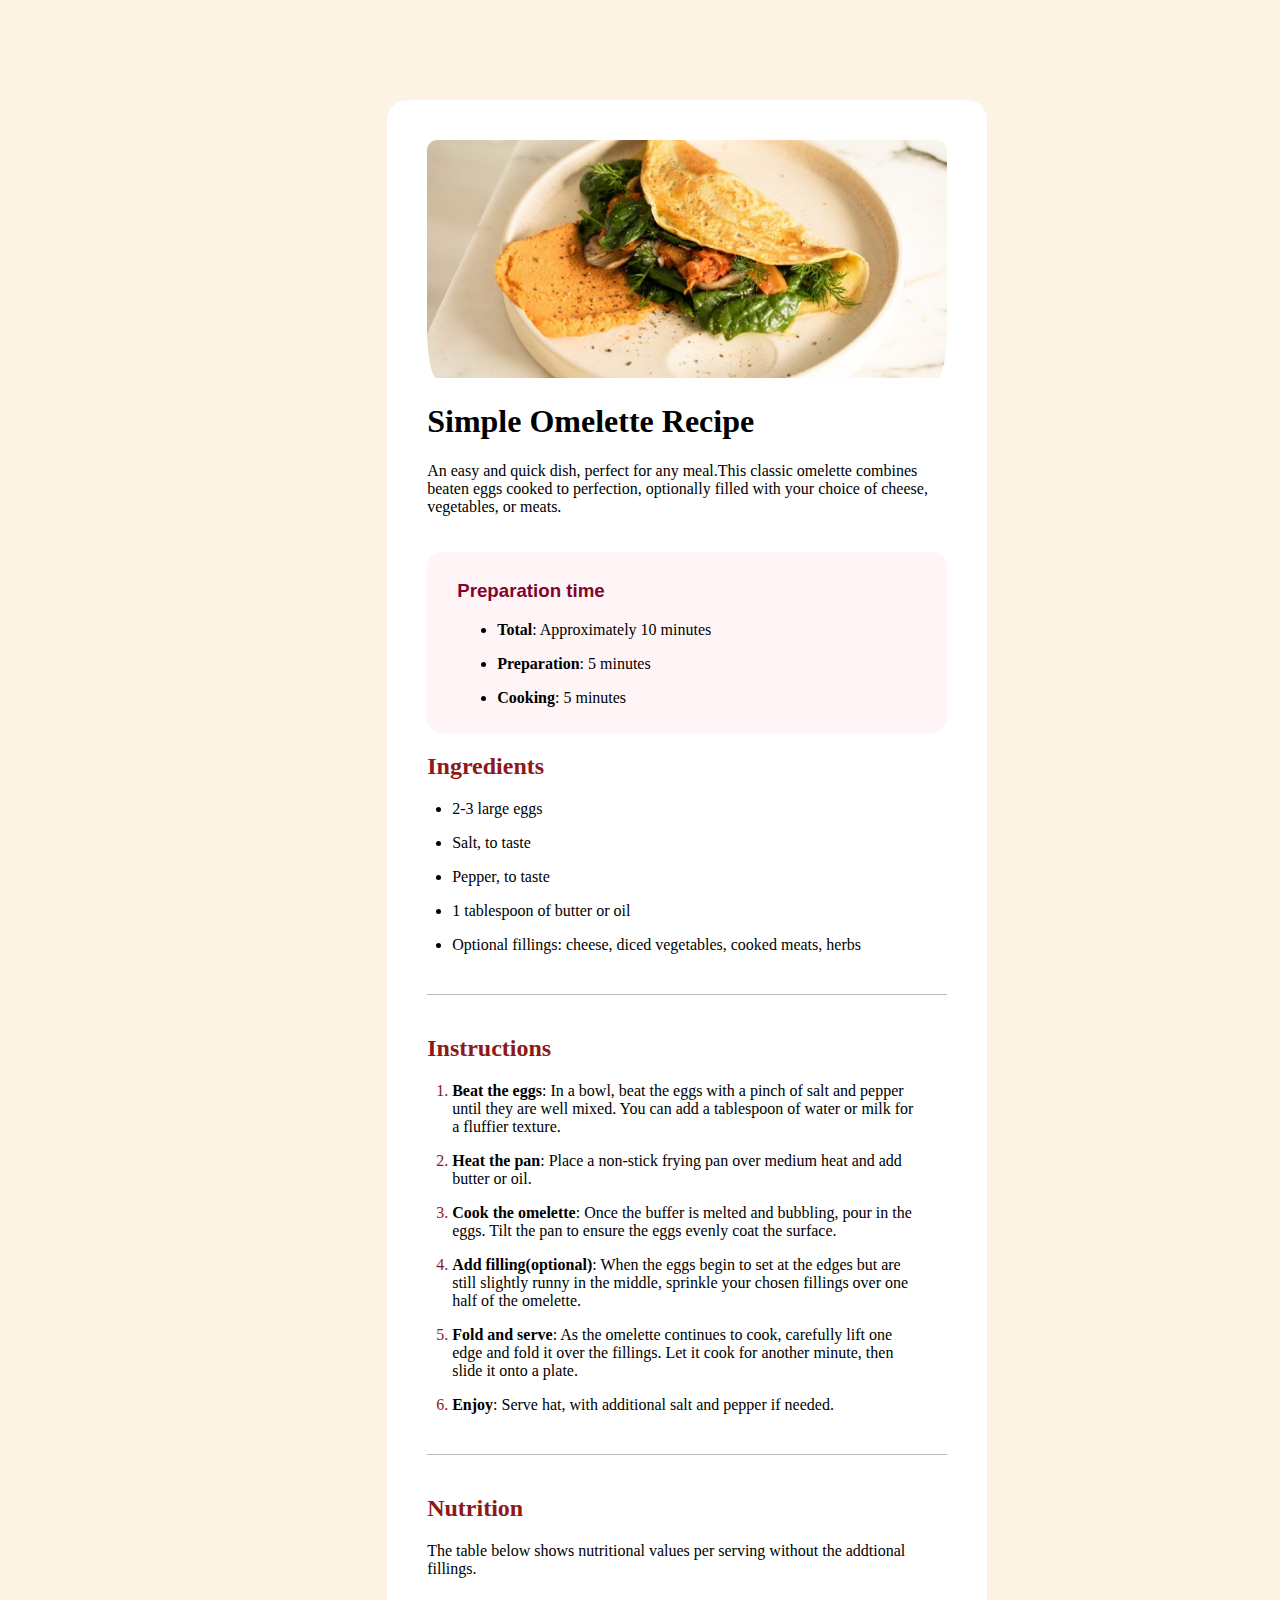
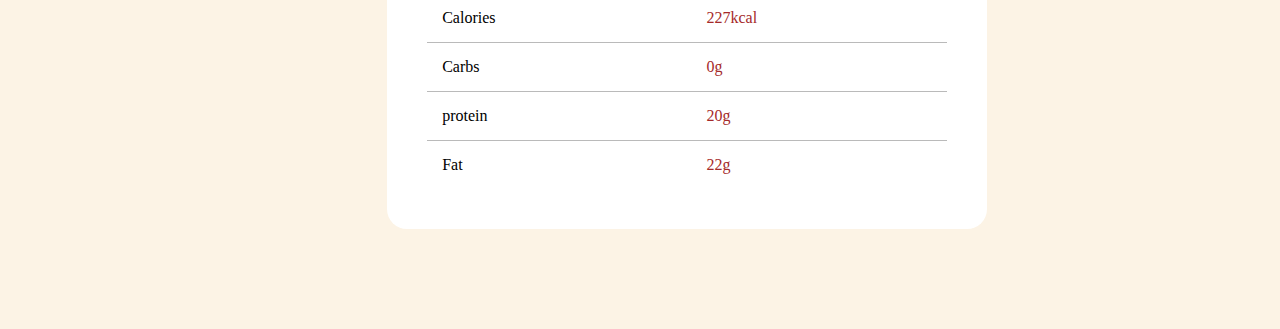
<file: index.html>
<!DOCTYPE html>
<html lang="en">
<head>
    <meta charset="UTF-8">
    <meta name="viewport" content="width=device-width, initial-scale=1.0">
    <title>Omelette Recipe</title>
    <link rel="stylesheet" href="recipe.css">
</head>
<body>
        <div class="recipecontainer">
                <img  src="image-omelette.jpeg" alt="image not found">
                <div class="heading">
                    <h1 class="headingname">Simple Omelette Recipe</h1>
                    <p class="introduction">An easy and quick dish, perfect for any meal.This classic omelette combines beaten eggs cooked to perfection, optionally filled with your choice of cheese, vegetables, or meats.</p>
                </div> 
                <div class="time">
                        <h3 class="timeheading">Preparation time</h3>
                        <ul class="timelist">
                            <li><p><strong>Total</strong>: Approximately 10 minutes<p></li>
                            <li><p><strong>Preparation</strong>: 5 minutes</p></li>
                            <li><p><strong>Cooking</strong>: 5 minutes</p></li>
                        </ul>
                </div>  
                <div class="ingredients">
                    <h2 class="ingredientsheading">Ingredients</h2>
                    <ul class="ingredientslist">
                        <li><p>2-3 large eggs</p></li>
                        <li><p>Salt, to taste</p></li>
                        <li><p>Pepper, to taste</p></li>
                        <li><p>1 tablespoon of butter or oil</p></li>
                        <li><p>Optional fillings: cheese, diced vegetables, cooked meats, herbs</p></li>
                    </ul>
                </div>
                 <hr>
                <div class="instructions">
                    <h2 class="instructionsheading">Instructions</h2>
                    <ol class="instructionslist">
                       <li><p><strong>Beat the eggs</strong>: In a bowl, beat the eggs with a pinch of salt and pepper until they are well mixed. You can add a tablespoon of water or milk for a fluffier texture.</p></li>
                       <li><p><strong>Heat the pan</strong>: Place a non-stick frying pan over medium heat and add butter or oil.</p></li>
                       <li><p><strong>Cook the omelette</strong>: Once the buffer is melted and bubbling, pour in the eggs. Tilt the pan to ensure the eggs evenly coat the surface.</p></li>
                       <li><p><strong>Add filling(optional)</strong>: When the eggs begin to set at the edges but are still slightly runny in the middle, sprinkle your chosen fillings over one half of the omelette.</p></li>
                       <li><p><strong>Fold and serve</strong>: As the omelette continues to cook, carefully lift one edge and fold it over the fillings. Let it cook for another minute, then slide it onto a plate.</p></li>
                       <li><p><strong>Enjoy</strong>: Serve hat, with additional salt and pepper if needed.</p></li>
                    </ol>
                </div>
                <hr>
                <div class="nutrition">
                    <h2 class="nutritionheading">Nutrition</h2>
                    <p class="tabledes">
                        The table below shows nutritional values per serving without the addtional fillings.
                    </p>
                    <table class="table">
                        <tr>
                            <td>Calories</td>
                            <td>227kcal</td>
                        </tr>
                        <tr>
                            <td>Carbs</td>
                            <td>0g</td>
                        </tr>
                        <tr>
                            <td>protein</td>
                            <td>20g</td>
                        </tr>
                        <tr>
                            <td>Fat</td>
                            <td>22g</td>
                        </tr>
                    </table>
                </div>
        </div>
</body>
</html>
</file>
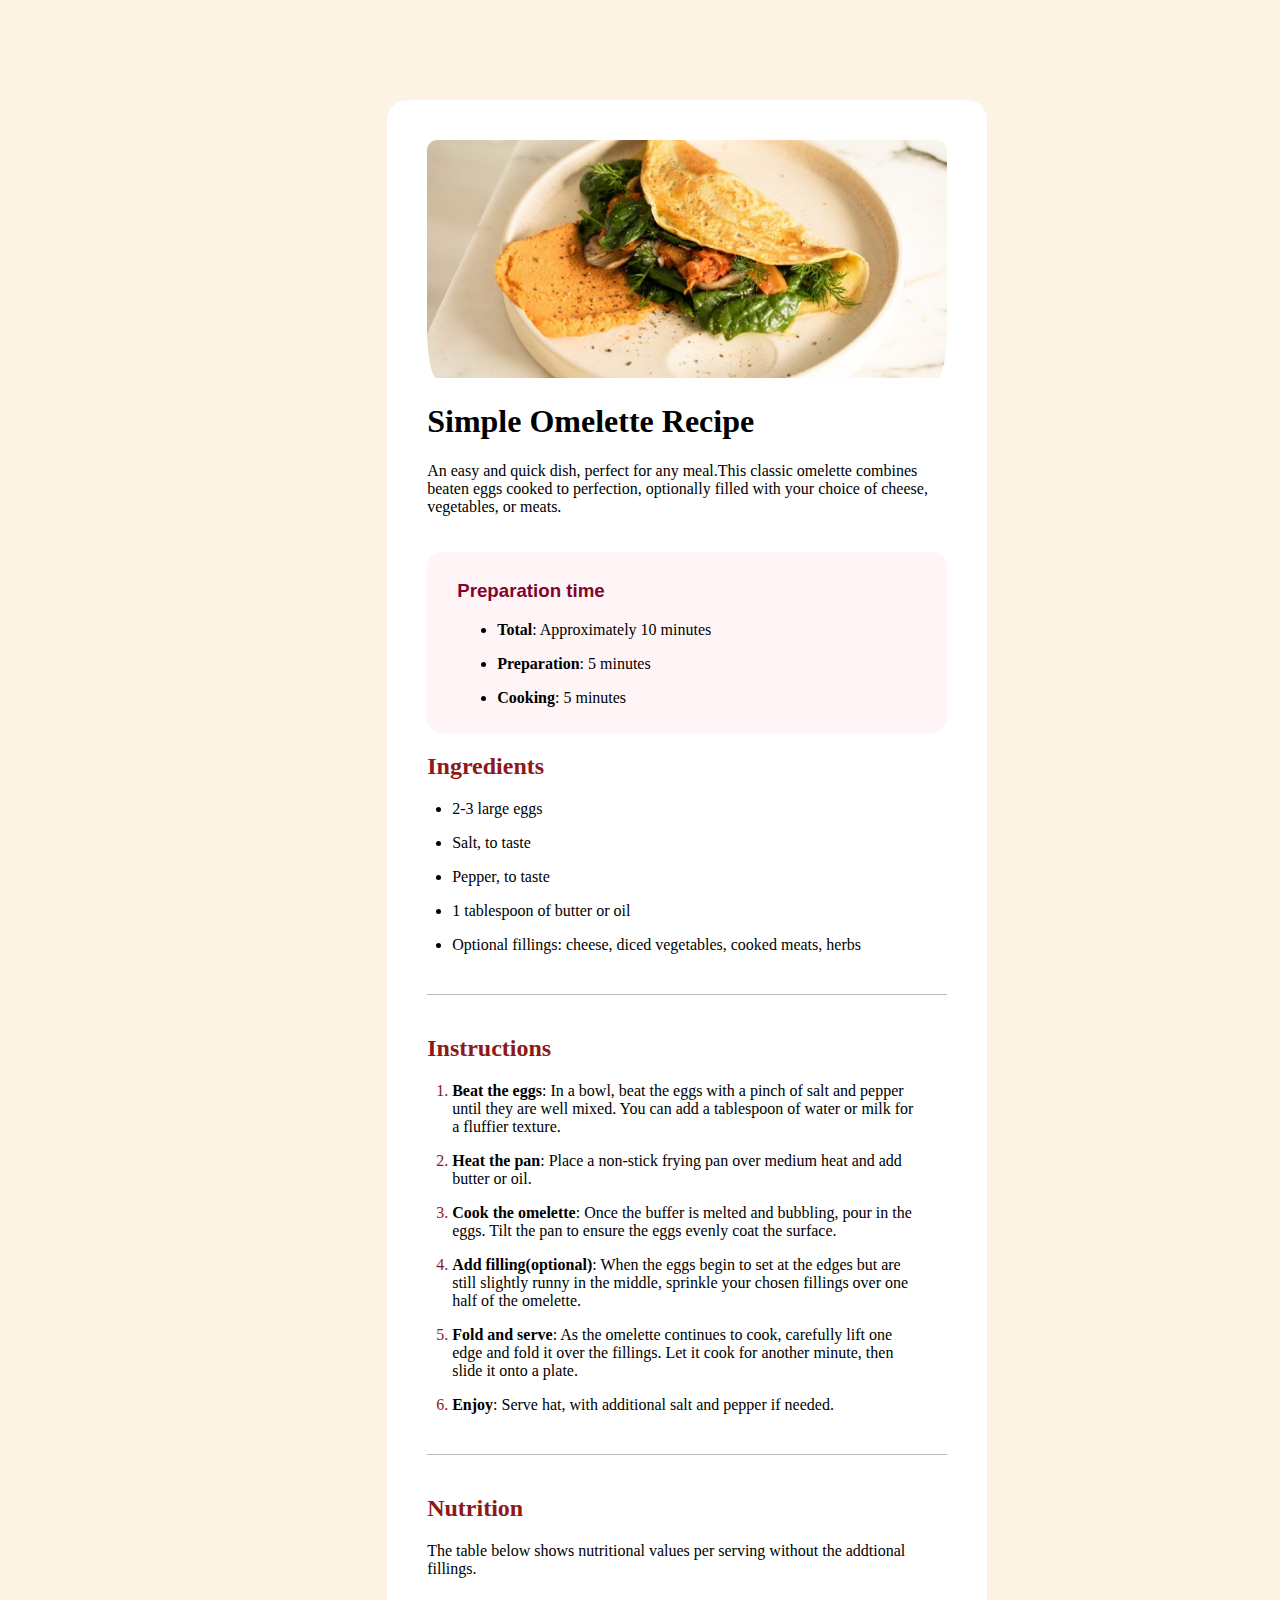
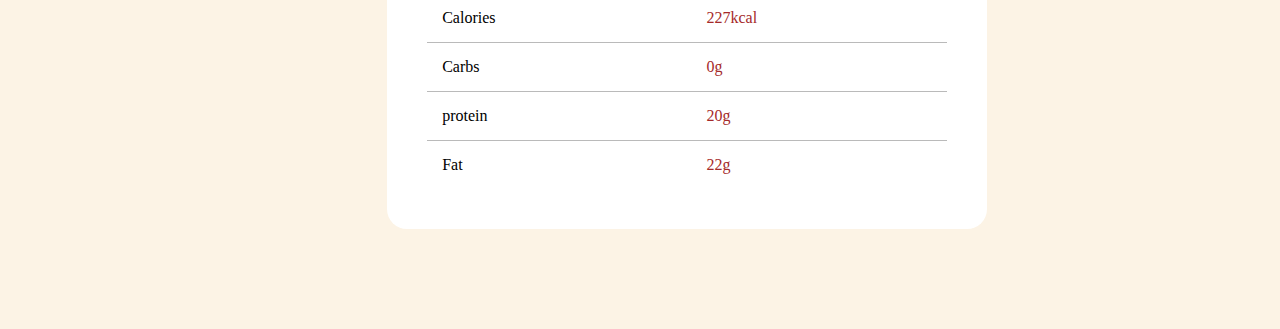
<file: recipe.html>
<!DOCTYPE html>
<html lang="en">
<head>
    <meta charset="UTF-8">
    <meta name="viewport" content="width=device-width, initial-scale=1.0">
    <title>Omelette Recipe</title>
    <link rel="stylesheet" href="./recipe.css">
</head>
<body>
        <div class="recipecontainer">
                <img  src="./image-omelette.jpeg" alt="image not found">
                <div class="heading">
                    <h1 class="headingname">Simple Omelette Recipe</h1>
                    <p class="introduction">An easy and quick dish, perfect for any meal.This classic omelette combines beaten eggs cooked to perfection, optionally filled with your choice of cheese, vegetables, or meats.</p>
                </div> 
                <div class="time">
                        <h3 class="timeheading">Preparation time</h3>
                        <ul class="timelist">
                            <li><p><strong>Total</strong>: Approximately 10 minutes<p></li>
                            <li><p><strong>Preparation</strong>: 5 minutes</p></li>
                            <li><p><strong>Cooking</strong>: 5 minutes</p></li>
                        </ul>
                </div>  
                <div class="ingredients">
                    <h2 class="ingredientsheading">Ingredients</h2>
                    <ul class="ingredientslist">
                        <li><p>2-3 large eggs</p></li>
                        <li><p>Salt, to taste</p></li>
                        <li><p>Pepper, to taste</p></li>
                        <li><p>1 tablespoon of butter or oil</p></li>
                        <li><p>Optional fillings: cheese, diced vegetables, cooked meats, herbs</p></li>
                    </ul>
                </div>
                 <hr>
                <div class="instructions">
                    <h2 class="instructionsheading">Instructions</h2>
                    <ol class="instructionslist">
                       <li><p><strong>Beat the eggs</strong>: In a bowl, beat the eggs with a pinch of salt and pepper until they are well mixed. You can add a tablespoon of water or milk for a fluffier texture.</p></li>
                       <li><p><strong>Heat the pan</strong>: Place a non-stick frying pan over medium heat and add butter or oil.</p></li>
                       <li><p><strong>Cook the omelette</strong>: Once the buffer is melted and bubbling, pour in the eggs. Tilt the pan to ensure the eggs evenly coat the surface.</p></li>
                       <li><p><strong>Add filling(optional)</strong>: When the eggs begin to set at the edges but are still slightly runny in the middle, sprinkle your chosen fillings over one half of the omelette.</p></li>
                       <li><p><strong>Fold and serve</strong>: As the omelette continues to cook, carefully lift one edge and fold it over the fillings. Let it cook for another minute, then slide it onto a plate.</p></li>
                       <li><p><strong>Enjoy</strong>: Serve hat, with additional salt and pepper if needed.</p></li>
                    </ol>
                </div>
                <hr>
                <div class="nutrition">
                    <h2 class="nutritionheading">Nutrition</h2>
                    <p class="tabledes">
                        The table below shows nutritional values per serving without the addtional fillings.
                    </p>
                    <table class="table">
                        <tr>
                            <td>Calories</td>
                            <td>227kcal</td>
                        </tr>
                        <tr>
                            <td>Carbs</td>
                            <td>0g</td>
                        </tr>
                        <tr>
                            <td>protein</td>
                            <td>20g</td>
                        </tr>
                        <tr>
                            <td>Fat</td>
                            <td>22g</td>
                        </tr>
                    </table>
                </div>
        </div>
</body>
</html>
</file>
<file: recipe.css>
body{
    height: 100%;
    background-color: rgb(252, 243, 229);
}
p{
    font-family:cursive ;
}
.recipecontainer{
    border-radius:20px;
    width:600px;
    height:auto;
    margin: 100px 30%;
    background-color:white;
    padding-bottom: 40px;
}
 img{
    width:520px;
    padding:40px 40px 0px;
    height: auto;
    border-radius:50px;
 }
.heading{
    width:520px;
    padding:0px 40px 20px;
}
.headingname{
    font-family:'Times New Roman', Times, serif;
}
.introduction{
    /* font-size:14px; */
}
.time{
    width:490px;
    height: auto;
    background-color:rgba(255, 192, 203, 0.165);
    border-radius: 15px;
    padding: 10px 0px 10px 30px ;
    margin: 0px 40px;
}
.timeheading{
    font-family:'Gill Sans', 'Gill Sans MT', Calibri, 'Trebuchet MS', sans-serif;
    color:rgb(128, 4, 45)
}
.ingredients h2{
    font-family:'Times New Roman', Times;
    color: rgb(141, 25, 25);
    width:520px;
    padding:0px 40px 0px;
}
.ingredientslist{
    padding: 0px 65px 0px ;
}
hr{
    border: none;
    height:1px;
    background-color: rgba(0, 0, 0, 0.27);
    margin:40px 40px;
}
.instructionsheading{
    font-family:'Times New Roman', Times;
    color: rgb(141, 25, 25);
    padding:0px 40px 0px;
}
.instructionslist{
     padding: 0px 65px 0px ;
}
.instructionslist li::marker {
    color:  rgb(141, 25, 25);
}
.nutritionheading{
    font-family:'Times New Roman', Times;
    color: rgb(141, 25, 25);
    padding:0px 40px 0px;
}
.tabledes{
    padding:0px 40px 0px;
}
.table{
    width:520px;
    font-family: cursive;
    padding: 0px 40px 0px ;
    border-collapse: collapse;
    margin: 0px 40px 0px;
}
tr:not(:last-child) td{
    border-bottom: 1px solid rgba(0, 0, 0, 0.27);
    padding:15px;
}
td:nth-child(2){
    color:brown;
    padding: 0px 20px;
}
tr:last-child td{
    padding: 15px ;
}
</file>
